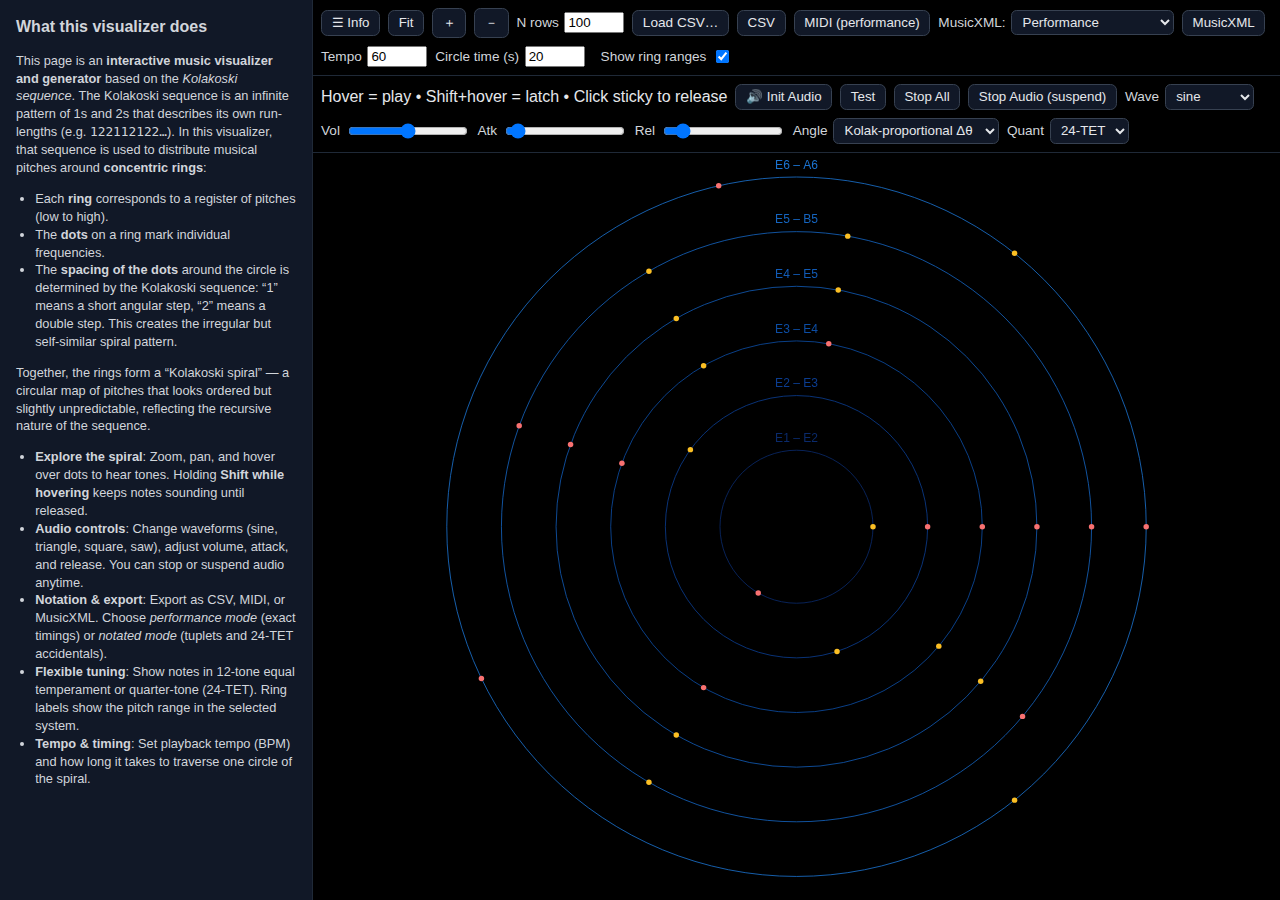
<file: index.html>
<!DOCTYPE html>
<html lang="en">
<head>
<meta charset="utf-8">
<meta name="viewport" content="width=device-width, initial-scale=1">
<title>Kolakoski Spiral — Single‑File (Sidebar + Toggle)</title>
<style>
  :root{
    --bg:#000; --fg:#e5e7eb;
    --panel:#000a; --line:#1f2937;
    --btn:#111827; --btnb:#374151; --btnh:#1f2937;
    --dot1:#fbbf24; --dot2:#f87171; --sticky:#34d399; --temp:#7dd3fc;
    --ring0:#0a2a6b; --ring1:#0b3d91; --ring2:#0c4da4; --ring3:#115bb6;
    --ring4:#1565c0; --ring5:#1b73d0; --ring6:#1e82df; --ring7:#2191ee;
  }
  html, body { height:100%; margin:0; }
  body { background:var(--bg); color:var(--fg); font-family:sans-serif; display:flex; flex-direction:row; min-height:100vh; }

  /* Sidebar for description */
  .sidebar { width:280px; background:#111827; color:#d1d5db; font-size:.8rem; line-height:1.4; padding:1rem; overflow-y:auto; border-right:1px solid #1f2937; }
  .sidebar h2 { font-size:1rem; margin-top:0; }
  .sidebar ul { padding-left:1.2rem; }

  /* Main area holds toolbars + canvas */
  .main { flex:1; display:flex; flex-direction:column; min-width:0; }

  .toolbar { position:sticky; top:0; background:var(--panel); padding:.5rem; display:flex; flex-wrap:wrap; gap:.5rem; align-items:center; border-bottom:1px solid var(--line); z-index:10; }
  .btn { background:var(--btn); border:1px solid var(--btnb); color:var(--fg); padding:.3rem .6rem; border-radius:.4rem; cursor:pointer; }
  .btn:hover { background:var(--btnh); }
  label { font-size:.85rem; color:#d1d5db; display:flex; align-items:center; gap:.35rem; }
  input[type="number"]{ width:7ch; }
  input[type="range"]{ width:120px; }
  select { background:var(--btn); color:var(--fg); border:1px solid var(--btnb); border-radius:.35rem; padding:.2rem .4rem; }
  #stage { flex:1; position:relative; min-height:0; }
  canvas { position:absolute; inset:0; width:100%; height:100%; background:#000; display:block; cursor:default; }
  #tooltip { position:fixed; display:none; pointer-events:none; background:#111827e8; color:#e5e7eb; border:1px solid #374151; padding:.3rem .5rem; border-radius:.35rem; font-size:.8rem; z-index:20; white-space:nowrap; }

  /* Collapsible sidebar */
  body.has-collapsed .sidebar { width:0; padding:0; border:none; }
  body.has-collapsed .sidebar * { display:none; }
</style>
</head>
<body>
  <!-- Sidebar description -->
  <div class="sidebar">
    <h2>What this visualizer does</h2>
    <p>This page is an <strong>interactive music visualizer and generator</strong> based on the <em>Kolakoski sequence</em>. The Kolakoski sequence is an infinite pattern of 1s and 2s that describes its own run-lengths (e.g. <code>122112122…</code>). In this visualizer, that sequence is used to distribute musical pitches around <strong>concentric rings</strong>:</p>
    <ul>
      <li>Each <strong>ring</strong> corresponds to a register of pitches (low to high).</li>
      <li>The <strong>dots</strong> on a ring mark individual frequencies.</li>
      <li>The <strong>spacing of the dots</strong> around the circle is determined by the Kolakoski sequence: “1” means a short angular step, “2” means a double step. This creates the irregular but self-similar spiral pattern.</li>
    </ul>
    <p>Together, the rings form a “Kolakoski spiral” — a circular map of pitches that looks ordered but slightly unpredictable, reflecting the recursive nature of the sequence.</p>
    <ul>
      <li><strong>Explore the spiral</strong>: Zoom, pan, and hover over dots to hear tones. Holding <strong>Shift while hovering</strong> keeps notes sounding until released.</li>
      <li><strong>Audio controls</strong>: Change waveforms (sine, triangle, square, saw), adjust volume, attack, and release. You can stop or suspend audio anytime.</li>
      <li><strong>Notation & export</strong>: Export as CSV, MIDI, or MusicXML. Choose <em>performance mode</em> (exact timings) or <em>notated mode</em> (tuplets and 24‑TET accidentals).</li>
      <li><strong>Flexible tuning</strong>: Show notes in 12‑tone equal temperament or quarter‑tone (24‑TET). Ring labels show the pitch range in the selected system.</li>
      <li><strong>Tempo & timing</strong>: Set playback tempo (BPM) and how long it takes to traverse one circle of the spiral.</li>
    </ul>
  </div>

  <!-- Main app area -->
  <div class="main">
    <div class="toolbar">
      <button class="btn" id="toggleSidebar" aria-pressed="false" aria-label="Toggle info panel">☰ Info</button>
      <button class="btn" id="fit">Fit</button>
      <button class="btn" id="zoomIn">＋</button>
      <button class="btn" id="zoomOut">－</button>
      <label>N rows <input id="nRows" type="number" value="100" min="10" max="600" step="10"></label>
      <label for="fileInput" class="btn">Load CSV…</label>
      <input id="fileInput" type="file" accept=".csv,text/csv" style="display:none">
      <button class="btn" id="downloadCsv">CSV</button>
      <button class="btn" id="downloadMidi">MIDI (performance)</button>
      <label>MusicXML:
        <select id="xmlMode">
          <option value="perf" selected>Performance</option>
          <option value="notated">Notated 32nd+tuplets</option>
        </select>
      </label>
      <button class="btn" id="downloadMusicXML">MusicXML</button>
      <label>Tempo <input id="bpm" type="number" value="60" min="10" max="300"></label>
      <label>Circle time (s) <input id="circleTime" type="number" value="20" min="1" step="0.1"></label>
      <label style="margin-left:.5rem">Show ring ranges <input id="showRanges" type="checkbox" checked></label>
    </div>

    <div class="toolbar">
      <span>Hover = play • Shift+hover = latch • Click sticky to release</span>
      <button class="btn" id="audioInit">🔊 Init Audio</button>
      <button class="btn" id="testBeep">Test</button>
      <button class="btn" id="stopAll">Stop All</button>
      <button class="btn" id="stopAudio">Stop Audio (suspend)</button>
      <label>Wave<select id="wave"><option value="sine">sine</option><option value="triangle">triangle</option><option value="square">square</option><option value="sawtooth">sawtooth</option></select></label>
      <label>Vol<input id="gain" type="range" min="0" max="1" step="0.01" value="0.5"></label>
      <label>Atk<input id="attack" type="range" min="0" max="0.2" step="0.005" value="0.01"></label>
      <label>Rel<input id="release" type="range" min="0.02" max="2" step="0.01" value="0.25"></label>
      <label>Angle<select id="angleMode">
        <option value="even">Even (per ring)</option>
        <option value="kolakEven">Kolak‑order (even Δθ)</option>
        <option value="kolak" selected>Kolak‑proportional Δθ</option>
      </select></label>
      <label>Quant<select id="quantMode">
        <option value="12">12‑TET</option>
        <option value="24" selected>24‑TET</option>
      </select></label>
    </div>

    <div id="stage"><canvas id="c"></canvas></div>
  </div>
  <div id="tooltip"></div>

<script>
// Collapsible sidebar toggle
(function(){
  var btn = document.getElementById('toggleSidebar');
  if(btn){
    btn.addEventListener('click', function(){
      var on = document.body.classList.toggle('has-collapsed');
      btn.setAttribute('aria-pressed', on ? 'true' : 'false');
    });
  }
})();

/* ===== Utils & labels ===== */
function log2(x){ return Math.log(x)/Math.log(2); }
function clamp(v,a,b){ return Math.min(b, Math.max(a, v)); }
var PC12 = ["C","C#","D","D#","E","F","F#","G","G#","A","A#","B"];
function midiFromFreq(f){ return 69 + 12*log2(f/440); }
function label12_full(f){ var m=Math.round(midiFromFreq(f)); var pc=PC12[((m%12)+12)%12]; var oct=Math.floor(m/12)-1; return pc+oct; }
function label12_pc(f){ var m=Math.round(midiFromFreq(f)); return PC12[((m%12)+12)%12]; }
function quantize24Pitch(f){
  var qIdx = Math.round(24*log2(f/440)) + 69*2;
  var pc24 = ((qIdx % 24) + 24) % 24;
  var basePC = Math.floor(pc24/2);
  var half = pc24%2;
  var stepName = PC12[basePC];
  var alter = (stepName.indexOf("#")>=0?1:0) + (half?0.5:0);
  stepName = stepName.replace("#","");
  var midiApprox = Math.round(69 + 12*log2(f/440));
  var octave = Math.floor(midiApprox/12)-1;
  return { step: stepName, alter: alter, octave: octave };
}
function label24_pc_oct(f){
  var q = quantize24Pitch(f);
  var acc = "";
  if (q.alter===0.5) acc="(¼#)";
  else if (q.alter===-0.5) acc="(¼b)";
  else if (q.alter===1.5) acc="(¾#)";
  else if (q.alter===-1.5) acc="(¾b)";
  else if (q.alter===1) acc="#";
  else if (q.alter===-1) acc="b";
  return q.step + acc + q.octave;
}

/* ===== Canvas/view ===== */
var canvas=document.getElementById("c"),ctx=canvas.getContext("2d");
var dpr=1,tx=0,ty=0,scale=1,baseR=140,gap=100;
function initCanvas(){ var r=canvas.getBoundingClientRect(); if(!r.width||!r.height) r={width:window.innerWidth||900,height:(window.innerHeight||650)-160};
  dpr=window.devicePixelRatio||1; canvas.width=r.width*dpr; canvas.height=r.height*dpr; ctx.setTransform(1,0,0,1,0,0); ctx.scale(dpr,dpr); }
function fit(){ var outer=baseR+5*gap, rect=canvas.getBoundingClientRect(); var maxR=Math.min(rect.width,rect.height)/2-24; scale=Math.max(0.15, maxR/outer); tx=rect.width/2; ty=rect.height/2; }
window.addEventListener("resize",function(){ initCanvas(); fit(); draw(); });
document.getElementById("fit").addEventListener("click",function(){ initCanvas(); fit(); draw(); });
document.getElementById("zoomIn").addEventListener("click",function(){ scale=Math.min(20,scale*1.18); draw(); });
document.getElementById("zoomOut").addEventListener("click",function(){ scale=Math.max(0.2,scale/1.18); draw(); });

/* ===== Data/build ===== */
var allRows=[],nodes=[],hoverDots=[];
var BANDS=[ [41.2,82.41],[82.41,164.81],[164.81,329.63],[329.63,659.26],[659.26,1318.51],[1318.51,1760] ];
function demoRows(){ var arr=[]; var fundamentals=[41.20,82.41,164.81,329.63,659.26,880.00,1318.51];
  for(var i=0;i<fundamentals.length;i++){ var f=fundamentals[i]; for(var p=1;p<=6;p++){ var fr=f*p; if(fr>=41.2 && fr<=1760) arr.push({freq_hz:fr}); } } return arr.slice(0,100); }
function parseCSVSmart(text){
  var lines=text.split(/\r?\n/); if(!lines.length) return [];
  var first=lines.find(function(l){return l.trim().length>0;})||"";
  var delim=','; var counts={',':(first.match(/,/g)||[]).length,'\t':(first.match(/\t/g)||[]).length,';':(first.match(/;/g)||[]).length};
  if(counts['\t']>counts[',']&&counts['\t']>=counts[';'])delim='\t'; else if(counts[';']>counts[',']&&counts[';']>counts['\t'])delim=';';
  function split(line){var out=[],cur="",q=false;for(var i=0;i<line.length;i++){var ch=line[i];if(ch==='"'){if(q&&line[i+1]==='"'){cur+='"';i++;}else q=!q;}else if(ch===delim&&!q){out.push(cur);cur="";}else{cur+=ch;}}out.push(cur);return out;}
  var header=split(lines[0]).map(function(h){return h.trim().toLowerCase();}); var rows=[];
  for(var r=1;r<lines.length;r++){ if(!lines[r].trim()) continue; var cells=split(lines[r]); var obj={}; for(var j=0;j<header.length;j++){ obj[header[j]]=(cells[j]!==undefined?cells[j]:"").trim(); } rows.push(obj); }
  return rows;
}
document.getElementById("fileInput").addEventListener("change", function(e){
  var f=e.target.files[0]; if(!f) return;
  var r=new FileReader();
  r.onload = function(ev){ allRows = parseCSVSmart(ev.target.result); buildNodes(); draw(); };
  r.readAsText(f);
});
document.getElementById("nRows").addEventListener("change", function(){ buildNodes(); draw(); });
document.getElementById("angleMode").addEventListener("change", function(){ buildNodes(); draw(); });
document.getElementById("quantMode").addEventListener("change", function(){ draw(); });

function kolakoski(N){
  var seq=[1,2,2], i=2, val=1;
  while(seq.length<N){
    for(var k=0;k<seq[i] && seq.length<N;k++) seq.push(val);
    val=3-val; i++;
  }
  return seq.slice(0,N);
}
function buildNodes(){
  nodes=[]; hoverDots=[];
  var source = (allRows && allRows.length) ? allRows : demoRows();
  var rows = source.slice(0, +document.getElementById("nRows").value || 100);
  // partition by band
  var perBand = Array(BANDS.length); for(var i=0;i<perBand.length;i++) perBand[i]=[];
  for (var r=0;r<rows.length;r++){
    var f = parseFloat(rows[r].freq_hz); if(!isFinite(f) || f<41.2 || f>1760) continue;
    var bi=0; for(var b=0;b<BANDS.length;b++){ var lo=BANDS[b][0], hi=BANDS[b][1]; var ok=(b<BANDS.length-1)?(f>=lo && f<hi):(f>=lo && f<=hi); if(ok){ bi=b; break; } }
    perBand[bi].push(f);
  }
  var angleMode = document.getElementById("angleMode").value || "kolak";
  for(var b=0;b<perBand.length;b++){
    var list = perBand[b]; var R = baseR + b*gap;
    if(!list.length) continue;
    var N = list.length;
    if (angleMode === "even"){
      var dth = 2*Math.PI/N;
      for (var j=0;j<N;j++){ var a=j*dth; nodes.push({freq:list[j], band:b, a:a, arc:dth, R:R, x:R*Math.cos(a), y:R*Math.sin(a)}); }
    } else if (angleMode === "kolakEven"){
      var dth2 = 2*Math.PI/N;
      var order = kolakoski(N).map(function(_,i){return i;});
      for (var j2=0;j2<N;j2++){ var a2=j2*dth2; nodes.push({freq:list[order[j2]], band:b, a:a2, arc:dth2, R:R, x:R*Math.cos(a2), y:R*Math.sin(a2)}); }
    } else {
      var seq = kolakoski(N);
      var totalUnits = 0; for (var s=0;s<seq.length;s++) totalUnits += (seq[s]===1?1:2);
      var unit = 2*Math.PI / totalUnits;
      var a=0;
      for (var j3=0;j3<N;j3++){
        var step = (seq[j3]===1?1:2)*unit;
        nodes.push({freq:list[j3], band:b, a:(a%(2*Math.PI)), arc:step, R:R, x:R*Math.cos(a), y:R*Math.sin(a)});
        a += step;
      }
    }
  }
}

/* ===== Draw ===== */
function draw(){
  ctx.setTransform(1,0,0,1,0,0); ctx.scale(dpr,dpr); ctx.clearRect(0,0,canvas.width/dpr,canvas.height/dpr);
  ctx.translate(tx,ty); ctx.scale(scale,scale);
  var showRanges = document.getElementById("showRanges").checked;
  var use24 = (document.getElementById("quantMode").value==="24");
  // colored rings & labels
  var cols=["#0a2a6b","#0b3d91","#0c4da4","#115bb6","#1565c0","#1b73d0","#1e82df"];
  for(var i=0;i<6;i++){
    var R = baseR+i*gap;
    ctx.strokeStyle=cols[i%cols.length]; ctx.lineWidth=1.5/Math.max(1,scale);
    ctx.beginPath(); ctx.arc(0,0,R,0,2*Math.PI); ctx.stroke();
    if (showRanges){
      var inBand = []; for(var n=0;n<nodes.length;n++){ if(nodes[n].band===i) inBand.push(nodes[n].freq); }
      if(inBand.length){
        var lo = Math.min.apply(null, inBand), hi = Math.max.apply(null, inBand);
        var label = (use24? label24_pc_oct(lo) : label12_full(lo)) + " – " + (use24? label24_pc_oct(hi) : label12_full(hi));
        ctx.save();
        ctx.fillStyle = cols[i%cols.length];
        ctx.textAlign="center"; ctx.textBaseline="bottom";
        ctx.font = (22/Math.max(1,scale)).toFixed(2) + "px sans-serif";
        ctx.fillText(label, 0, -R - 10/Math.max(1,scale));
        ctx.restore();
      }
    }
  }
  // dots
  hoverDots=[];
  var seq = kolakoski(nodes.length);
  for(var i2=0;i2<nodes.length;i2++){
    var nd = nodes[i2];
    var col = (seq[i2]===1 ? "#fbbf24" : "#f87171");
    if (voices[i2]) col = voices[i2].sticky? "#34d399" : "#7dd3fc";
    ctx.fillStyle = col;
    ctx.beginPath(); ctx.arc(nd.x, nd.y, 5/Math.max(1,scale), 0, 2*Math.PI); ctx.fill();
    hoverDots.push({i:i2, x:nd.x, y:nd.y});
  }
}

/* ===== Hit test & tooltip ===== */
function screenToWorld(mx,my){ var r=canvas.getBoundingClientRect(); var lx=mx-r.left, ly=my-r.top; return {x:(lx-tx)/scale, y:(ly-ty)/scale}; }
function hitDot(mx,my){ var p=screenToWorld(mx,my); var best=-1, bd=1e9;
  for(var d=0; d<hoverDots.length; d++){ var hd=hoverDots[d]; var dx=p.x-hd.x, dy=p.y-hd.y; var dd=dx*dx+dy*dy; if(dd<bd){ bd=dd; best=hd.i; } }
  if(best>=0 && bd < (49/(scale*scale))) return best; return -1;
}
var tooltip=document.getElementById("tooltip");
function labelForTooltip(f){ return (document.getElementById("quantMode").value==="24")? label24_pc_oct(f) : label12_pc(f); }
canvas.addEventListener("mousemove", function(e){
  ensureAudio();
  var idx = hitDot(e.clientX, e.clientY);
  if(idx>=0){
    var f = nodes[idx].freq;
    tooltip.textContent = labelForTooltip(f) + " — " + f.toFixed(2) + " Hz";
    tooltip.style.left = (e.clientX+12)+"px"; tooltip.style.top = (e.clientY+12)+"px"; tooltip.style.display="block";
    if(!voices[idx]){
      if(!e.shiftKey){ for(var k in voices){ if(!voices[k].sticky) stopVoice(parseInt(k,10), true); } }
      startVoice(idx, !!e.shiftKey); draw();
    }
    canvas.style.cursor="pointer";
  } else {
    tooltip.style.display="none"; canvas.style.cursor="default";
  }
});
canvas.addEventListener("click", function(e){
  var idx = hitDot(e.clientX, e.clientY);
  if(idx>=0 && voices[idx]){ stopVoice(idx, true); draw(); }
});

/* ===== WebAudio ===== */
var voices={}, _ac=null, _master=null;
function ensureAudio(){
  if(!_ac){
    try{
      _ac = new (window.AudioContext||window.webkitAudioContext)();
      _master = _ac.createGain();
      _master.gain.value = parseFloat(document.getElementById("gain").value);
      _master.connect(_ac.destination);
    }catch(e){}
  } else if (_ac.state==="suspended"){ _ac.resume(); }
}
document.getElementById("audioInit").addEventListener("click", function(){ ensureAudio(); });
document.getElementById("gain").addEventListener("input", function(){ if(_master) _master.gain.value=parseFloat(document.getElementById("gain").value); });
document.getElementById("testBeep").addEventListener("click", function(){
  ensureAudio(); if(!_ac) return;
  var now=_ac.currentTime, osc=_ac.createOscillator(), g=_ac.createGain();
  osc.type=document.getElementById("wave").value; osc.frequency.value=440; g.gain.value=0.0001;
  osc.connect(g).connect(_master); osc.start(now);
  g.gain.setValueAtTime(0.0001, now); g.gain.linearRampToValueAtTime(1.0, now+0.01);
  g.gain.exponentialRampToValueAtTime(0.0001, now+0.35); osc.stop(now+0.4);
});
function startVoice(i, sticky){
  ensureAudio(); if(!_ac) return;
  if(voices[i]){ if(sticky) voices[i].sticky=true; return; }
  var nd=nodes[i]; if(!nd) return;
  var osc=_ac.createOscillator(), g=_ac.createGain();
  osc.type=document.getElementById("wave").value; osc.frequency.value=nd.freq; g.gain.value=0.0001;
  osc.connect(g).connect(_master); var now=_ac.currentTime, a=parseFloat(document.getElementById("attack").value)||0.01;
  g.gain.setValueAtTime(0.0001, now); g.gain.linearRampToValueAtTime(1.0, now+a);
  osc.start(now);
  voices[i]={osc:osc,g:g,sticky:!!sticky};
}
function stopVoice(i, immediate){
  var v=voices[i]; if(!v) return; var now=_ac.currentTime;
  if(immediate){ try{ v.osc.stop(now); }catch(_){ } }
  else { v.gain.gain.setTargetAtTime(0.0001, now, 0.08); try{ v.osc.stop(now+0.25); }catch(_){ } }
  delete voices[i];
}
document.getElementById("stopAll").addEventListener("click", function(){ for(var k in voices) stopVoice(parseInt(k,10), true); draw(); });
document.getElementById("stopAudio").addEventListener("click", function(){
  for(var k in voices) stopVoice(parseInt(k,10), true);
  if(_ac && _ac.state==="running"){ _ac.suspend(); }
});

/* ===== Exports ===== */
function vlq(n){ var b=[]; do{ b.unshift(n&0x7F); n>>=7; } while(n>0); for(var i=0;i<b.length-1;i++) b[i]|=0x80; return b; }
function freqToMidi(f){ return clamp(Math.round(69 + 12*log2(f/440)),0,127); }
document.getElementById("downloadMidi").addEventListener("click", function(){
  if(!nodes.length) return;
  var circleTime = +document.getElementById("circleTime").value;
  var bpm = +document.getElementById("bpm").value || 60;
  var usPerQuarter = Math.round(60000000 / bpm);
  var TPQ = 480;
  var bytes=[]; function push(){ for(var i=0;i<arguments.length;i++) bytes.push(arguments[i]); }
  push(0x00, 0xFF, 0x51, 0x03, (usPerQuarter>>16)&255, (usPerQuarter>>8)&255, usPerQuarter&255);
  push(0x00, 0xC0, 0x00);
  for (var i=0;i<nodes.length;i++){
    var nd = nodes[i];
    var m=freqToMidi(nd.freq);
    var durSec = (nd.arc? (nd.arc/(2*Math.PI))*circleTime : (1/nodes.length)*circleTime);
    var durTicks = Math.max(1, Math.round(durSec * TPQ * bpm / 60));
    bytes.push.apply(bytes, vlq(0)); push(0x90, m, 96);
    bytes.push.apply(bytes, vlq(durTicks)); push(0x80, m, 0);
  }
  push(0x00, 0xFF, 0x2F, 0x00);
  var header = new Uint8Array([0x4D,0x54,0x68,0x64, 0x00,0x00,0x00,0x06, 0x00,0x00, 0x00,0x01, (TPQ>>8)&255, TPQ&255]);
  var len = bytes.length;
  var lenBytes = new Uint8Array([ (len>>>24)&255, (len>>>16)&255, (len>>>8)&255, len&255 ]);
  var mtrkHead = new Uint8Array([0x4D,0x54,0x72,0x6B]);
  var blob = new Blob([header, mtrkHead, lenBytes, new Uint8Array(bytes)], {type:"audio/midi"});
  var a = document.createElement("a"); a.href=URL.createObjectURL(blob); a.download="kolakoski_angular.mid"; a.click();
});

document.getElementById("downloadCsv").addEventListener("click", function(){
  if(!nodes.length) return;
  var circleTime = +document.getElementById("circleTime").value;
  var out = "index,band,freq_hz,angle_rad,arc_rad,duration_sec\n";
  for (var i=0;i<nodes.length;i++){
    var nd = nodes[i];
    var dur = (nd.arc? (nd.arc/(2*Math.PI))*circleTime : (1/nodes.length)*circleTime);
    out += (i+1)+","+(nd.band)+","+nd.freq+","+( (nd.a||0) )+","+(nd.arc||0)+","+dur+"\n";
  }
  var blob = new Blob([out], {type:"text/csv"});
  var a = document.createElement("a"); a.href = URL.createObjectURL(blob); a.download = "mapping_with_durations.csv"; a.click();
});

function pitchXML_24TET(f){
  var q = quantize24Pitch(f);
  var step=q.step, alter=q.alter||0, octave=q.octave;
  var accidental = null;
  if (alter===0.5) accidental="quarter-sharp";
  else if (alter===-0.5) accidental="quarter-flat";
  else if (alter===1.5) accidental="three-quarters-sharp";
  else if (alter===-1.5) accidental="three-quarters-flat";
  else if (alter===1) accidental="sharp";
  else if (alter===-1) accidental="flat";
  var p = '<pitch><step>'+step+'</step>'+ (alter?('<alter>'+alter+'</alter>'):'') +'<octave>'+octave+'</octave></pitch>';
  if (accidental) p += '<accidental>'+accidental+'</accidental>';
  return p;
}
function buildDurationsQuarters(){
  var circleTime = +document.getElementById("circleTime").value;
  var bpm = +document.getElementById("bpm").value || 60;
  var out=[];
  for (var i=0;i<nodes.length;i++){
    var nd = nodes[i];
    var durSec = (nd.arc? (nd.arc/(2*Math.PI))*circleTime : (1/nodes.length)*circleTime);
    var q = durSec * bpm / 60.0;
    out.push(q);
  }
  return out;
}
function quantizeNotated(dursQ){
  var allowed = [];
  for (var k=1;k<=32;k++) allowed.push(k/32);
  [3,5,6,7].forEach(function(n){ for (var m=1;m<=8;m++) allowed.push(m/n); });
  allowed = Array.from(new Set(allowed)).filter(function(x){return x>0;}).sort(function(a,b){return a-b;});
  return dursQ.map(function(q){
    var best=allowed[0], bd=Math.abs(q-best);
    for (var i=1;i<allowed.length;i++){ var d=Math.abs(q-allowed[i]); if (d<bd){ bd=d; best=allowed[i]; } }
    return best;
  });
}
function chooseTypeFromQuarter(q){
  if (q>=1.5) return "half";
  if (q>=0.75) return "quarter";
  if (q>=0.375) return "eighth";
  if (q>=0.1875) return "16th";
  return "32nd";
}
document.getElementById("downloadMusicXML").addEventListener("click", function(){
  if(!nodes.length) return;
  var mode = (document.getElementById("xmlMode").value || "perf");
  var dursQ = buildDurationsQuarters();
  var divisions = 960;
  var bpm = +document.getElementById("bpm").value || 60;
  if (mode === "notated") dursQ = quantizeNotated(dursQ);
  var xml = '<?xml version="1.0" encoding="UTF-8" standalone="no"?>\n'
  + '<!DOCTYPE score-partwise PUBLIC "-//Recordare//DTD MusicXML 3.1 Partwise//EN" "http://www.musicxml.org/dtds/partwise.dtd">\n'
  + '<score-partwise version="3.1">\n'
  + '  <part-list><score-part id="P1"><part-name>Kolakoski</part-name></score-part></part-list>\n'
  + '  <part id="P1">\n'
  + '    <measure number="1">\n'
  + '      <attributes>\n'
  + '        <divisions>'+divisions+'</divisions>\n'
  + '        <time><beats>4</beats><beat-type>4</beat-type></time>\n'
  + '        <clef><sign>G</sign><line>2</line></clef>\n'
  + '      </attributes>\n'
  + '      <sound tempo="'+bpm+'"/>\n';
  var curBeatsQ = 0;
  for (var i=0;i<nodes.length;i++){
    var f = nodes[i].freq;
    var q = dursQ[i];
    var dur = Math.max(1, Math.round(q*divisions));
    var type = chooseTypeFromQuarter(q);
    if (curBeatsQ + q > 4){
      xml += '      <barline location="right"><bar-style>light-heavy</bar-style></barline>\n    </measure>\n    <measure number="'+(i+1)+'">\n';
      curBeatsQ = 0;
    }
    xml += '      <note>\n        ' + pitchXML_24TET(f) + '\n        <duration>'+dur+'</duration>\n        <type>'+type+'</type>\n      </note>\n';
    curBeatsQ += q;
  }
  xml += '      <barline location="right"><bar-style>light-heavy</bar-style></barline>\n    </measure>\n  </part>\n</score-partwise>';
  var blob = new Blob([xml], {type:"application/vnd.recordare.musicxml+xml"});
  var a = document.createElement("a"); a.href=URL.createObjectURL(blob); a.download = (mode==="notated"?"kolakoski_notated.xml":"kolakoski_performance.xml"); a.click();
});

/* ===== Boot (robust) ===== */
function bootOnce(){
  initCanvas(); fit(); buildNodes(); draw();
  if (!nodes.length){
    setTimeout(function(){ initCanvas(); fit(); buildNodes(); draw(); }, 50);
  }
}
if (document.readyState === "complete" || document.readyState === "interactive"){
  requestAnimationFrame(function(){ requestAnimationFrame(bootOnce); });
} else {
  document.addEventListener("DOMContentLoaded", function(){ requestAnimationFrame(function(){ requestAnimationFrame(bootOnce); }); });
}
try{
  var ro = new ResizeObserver(function(entries){
    for (var i=0;i<entries.length;i++){
      var e = entries[i];
      if (e.target === canvas){
        initCanvas(); fit(); draw();
      }
    }
  });
  ro.observe(canvas);
}catch(_){}
</script>
</body>
</html>
</file>
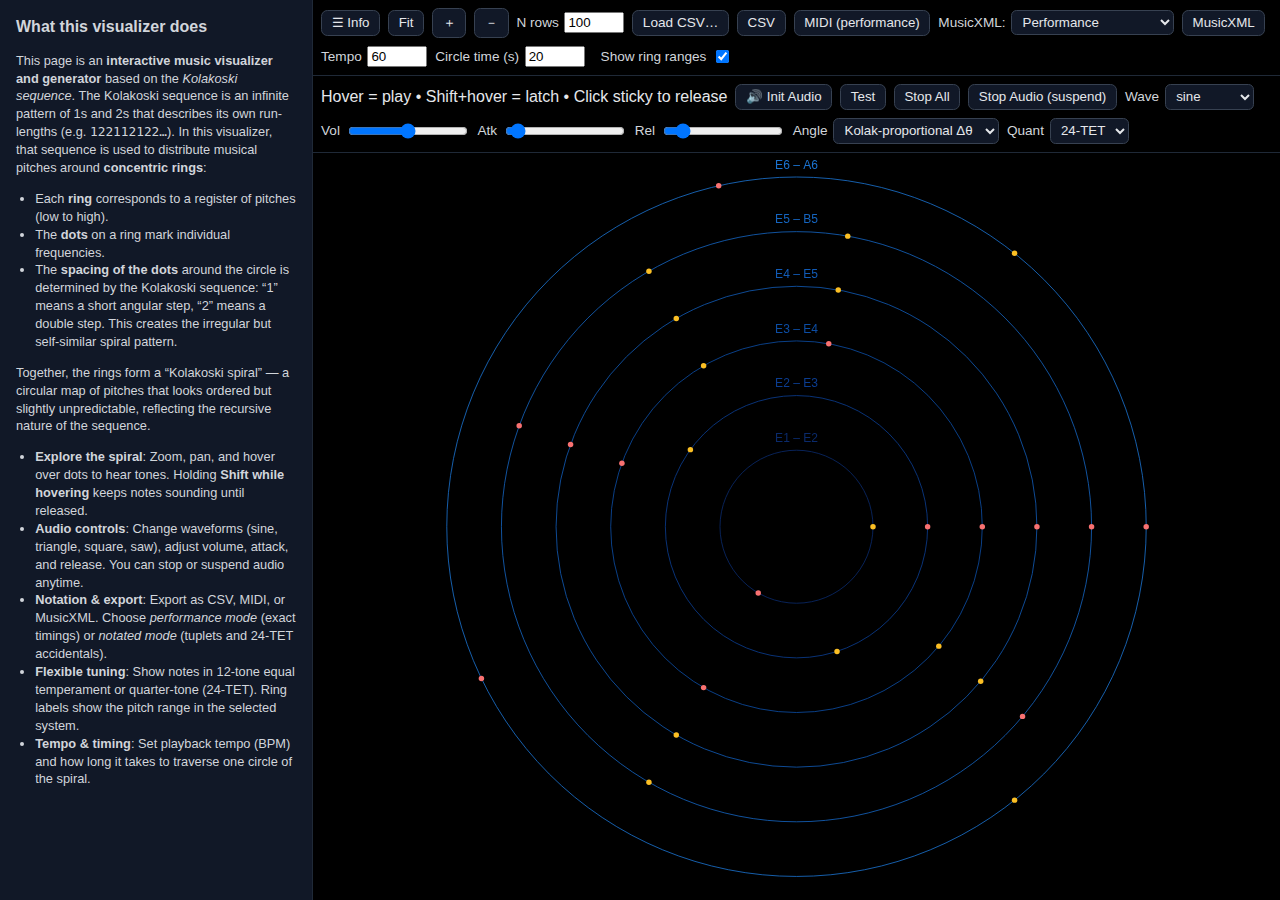
<file: kolakoski_visualizer_external.html>
<!DOCTYPE html>
<html lang="en">
<head>
  <meta charset="utf-8">
  <meta name="viewport" content="width=device-width, initial-scale=1">
  <title>Kolakoski Spiral — v5 STABLE (Externalized)</title>
  <link rel="stylesheet" href="kolakoski_visualizer.css">
</head>
<body>
  <!-- Sidebar description -->
  <div class="sidebar">
    <h2>What this visualizer does</h2>
    <p>This page is an <strong>interactive music visualizer and generator</strong> based on the <em>Kolakoski sequence</em>. The Kolakoski sequence is an infinite pattern of 1s and 2s that describes its own run-lengths (e.g. <code>122112122…</code>). In this visualizer, that sequence is used to distribute musical pitches around <strong>concentric rings</strong>:</p>
    <ul>
      <li>Each <strong>ring</strong> corresponds to a register of pitches (low to high).</li>
      <li>The <strong>dots</strong> on a ring mark individual frequencies.</li>
      <li>The <strong>spacing of the dots</strong> around the circle is determined by the Kolakoski sequence: “1” means a short angular step, “2” means a double step. This creates the irregular but self-similar spiral pattern.</li>
    </ul>
    <p>Together, the rings form a “Kolakoski spiral” — a circular map of pitches that looks ordered but slightly unpredictable, reflecting the recursive nature of the sequence.</p>
    <ul>
      <li><strong>Explore the spiral</strong>: Zoom, pan, and hover over dots to hear tones. Holding <strong>Shift while hovering</strong> keeps notes sounding until released.</li>
      <li><strong>Audio controls</strong>: Change waveforms (sine, triangle, square, saw), adjust volume, attack, and release. You can stop or suspend audio anytime.</li>
      <li><strong>Notation & export</strong>: Export as CSV, MIDI, or MusicXML. Choose <em>performance mode</em> (exact timings) or <em>notated mode</em> (tuplets and 24-TET accidentals).</li>
      <li><strong>Flexible tuning</strong>: Show notes in 12-tone equal temperament or quarter-tone (24-TET). Ring labels show the pitch range in the selected system.</li>
      <li><strong>Tempo & timing</strong>: Set playback tempo (BPM) and how long it takes to traverse one circle of the spiral.</li>
    </ul>
  </div>

  <!-- Main app area -->
  <div class="main">
    <div class="toolbar">
      <button class="btn" id="toggleSidebar" aria-pressed="false" aria-label="Toggle info panel">☰ Info</button>
      <button class="btn" id="fit">Fit</button>
      <button class="btn" id="zoomIn">＋</button>
      <button class="btn" id="zoomOut">－</button>
      <label>N rows <input id="nRows" type="number" value="100" min="10" max="600" step="10"></label>
      <label for="fileInput" class="btn">Load CSV…</label>
      <input id="fileInput" type="file" accept=".csv,text/csv" style="display:none;">
      <button class="btn" id="downloadCsv">CSV</button>
      <button class="btn" id="downloadMidi">MIDI (performance)</button>
      <label>MusicXML:
        <select id="xmlMode">
          <option value="perf" selected>Performance</option>
          <option value="notated">Notated 32nd+tuplets</option>
        </select>
      </label>
      <button class="btn" id="downloadMusicXML">MusicXML</button>
      <label>Tempo <input id="bpm" type="number" value="60" min="10" max="300"></label>
      <label>Circle time (s) <input id="circleTime" type="number" value="20" min="1" step="0.1"></label>
      <label style="margin-left:.5rem;">Show ring ranges <input id="showRanges" type="checkbox" checked></label>
    </div>

    <div class="toolbar">
      <span>Hover = play • Shift+hover = latch • Click sticky to release</span>
      <button class="btn" id="audioInit">🔊 Init Audio</button>
      <button class="btn" id="testBeep">Test</button>
      <button class="btn" id="stopAll">Stop All</button>
      <button class="btn" id="stopAudio">Stop Audio (suspend)</button>
      <label>Wave<select id="wave"><option value="sine">sine</option><option value="triangle">triangle</option><option value="square">square</option><option value="sawtooth">sawtooth</option></select></label>
      <label>Vol<input id="gain" type="range" min="0" max="1" step="0.01" value="0.5"></label>
      <label>Atk<input id="attack" type="range" min="0" max="0.2" step="0.005" value="0.01"></label>
      <label>Rel<input id="release" type="range" min="0.02" max="2" step="0.01" value="0.25"></label>
      <label>Angle<select id="angleMode">
        <option value="even">Even (per ring)</option>
        <option value="kolakEven">Kolak-order (even Δθ)</option>
        <option value="kolak" selected>Kolak-proportional Δθ</option>
      </select></label>
      <label>Quant<select id="quantMode">
        <option value="12">12-TET</option>
        <option value="24" selected>24-TET</option>
      </select></label>
    </div>

    <div id="stage"><canvas id="c"></canvas></div>
  </div>
  <div id="tooltip"></div>

  <script src="kolakoski_visualizer.js"></script>
</body>
</html>
</file>
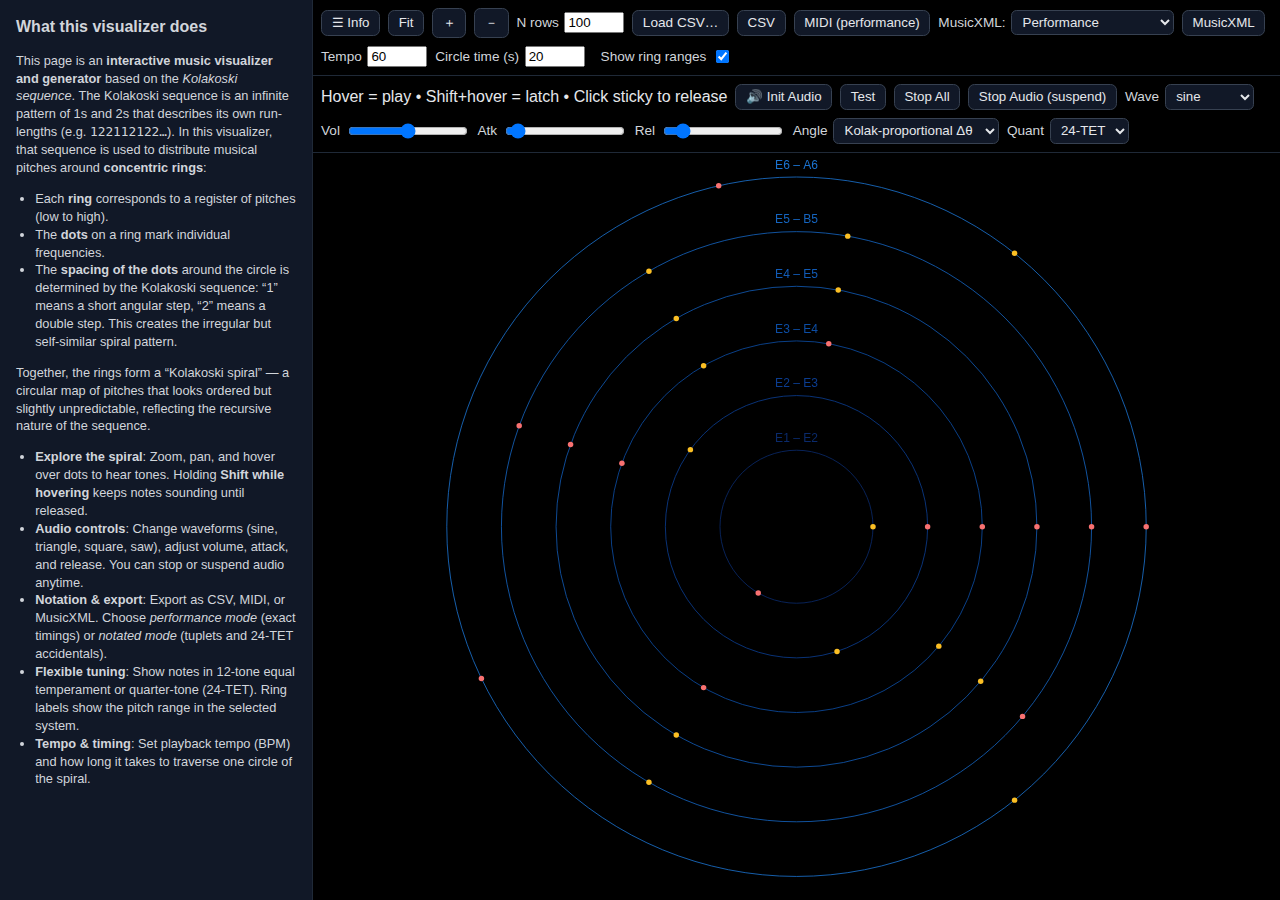
<file: kolakoski_visualizer_sidepanel_collapsible.html>
<!DOCTYPE html>
<html lang="en">
<head>
<meta charset="utf-8">
<meta name="viewport" content="width=device-width, initial-scale=1">
<title>Kolakoski Spiral — v5 STABLE (Full Controls • Larger Range Labels)</title>
<style>
  :root{
    --bg:#000; --fg:#e5e7eb;
    --panel:#000a; --line:#1f2937;
    --btn:#111827; --btnb:#374151; --btnh:#1f2937;
    --dot1:#fbbf24; --dot2:#f87171; --sticky:#34d399; --temp:#7dd3fc;
    --ring0:#0a2a6b; --ring1:#0b3d91; --ring2:#0c4da4; --ring3:#115bb6;
    --ring4:#1565c0; --ring5:#1b73d0; --ring6:#1e82df; --ring7:#2191ee;
  }
  html, body { height:100%; margin:0; }
  body { background:var(--bg); color:var(--fg); font-family:sans-serif; display:flex; flex-direction:row; min-height:100vh; }

  /* Sidebar for description */
  .sidebar { width:280px; background:#111827; color:#d1d5db; font-size:.8rem; line-height:1.4; padding:1rem; overflow-y:auto; border-right:1px solid #1f2937; }
  .sidebar h2 { font-size:1rem; margin-top:0; }
  .sidebar ul { padding-left:1.2rem; }

  /* Main area holds toolbars + canvas */
  .main { flex:1; display:flex; flex-direction:column; min-width:0; }

  .toolbar { position:sticky; top:0; background:var(--panel); padding:.5rem; display:flex; flex-wrap:wrap; gap:.5rem; align-items:center; border-bottom:1px solid var(--line); z-index:10; }
  .btn { background:var(--btn); border:1px solid var(--btnb); color:var(--fg); padding:.3rem .6rem; border-radius:.4rem; cursor:pointer; }
  .btn:hover { background:var(--btnh); }
  label { font-size:.85rem; color:#d1d5db; display:flex; align-items:center; gap:.35rem; }
  input[type="number"]{ width:7ch; }
  input[type="range"]{ width:120px; }
  select { background:var(--btn); color:var(--fg); border:1px solid var(--btnb); border-radius:.35rem; padding:.2rem .4rem; }
  #stage { flex:1; position:relative; min-height:0; }
  canvas { position:absolute; inset:0; width:100%; height:100%; background:#000; display:block; cursor:default; }
  #tooltip { position:fixed; display:none; pointer-events:none; background:#111827e8; color:#e5e7eb; border:1px solid #374151; padding:.3rem .5rem; border-radius:.35rem; font-size:.8rem; z-index:20; white-space:nowrap; }

  /* Collapsible sidebar */
  body.has-collapsed .sidebar { width:0; padding:0; border:none; }
  body.has-collapsed .sidebar * { display:none; }
</style>
</head>
<body>

<!-- Sidebar description -->
<div class="sidebar">
  <h2>What this visualizer does</h2>
  <p>This page is an <strong>interactive music visualizer and generator</strong> based on the <em>Kolakoski sequence</em>. The Kolakoski sequence is an infinite pattern of 1s and 2s that describes its own run-lengths (e.g. <code>122112122…</code>). In this visualizer, that sequence is used to distribute musical pitches around <strong>concentric rings</strong>:</p>
  <ul>
    <li>Each <strong>ring</strong> corresponds to a register of pitches (low to high).</li>
    <li>The <strong>dots</strong> on a ring mark individual frequencies.</li>
    <li>The <strong>spacing of the dots</strong> around the circle is determined by the Kolakoski sequence: “1” means a short angular step, “2” means a double step. This creates the irregular but self-similar spiral pattern.</li>
  </ul>
  <p>Together, the rings form a “Kolakoski spiral” — a circular map of pitches that looks ordered but slightly unpredictable, reflecting the recursive nature of the sequence.</p>
  <ul>
    <li><strong>Explore the spiral</strong>: Zoom, pan, and hover over dots to hear tones. Holding <strong>Shift while hovering</strong> keeps notes sounding until released.</li>
    <li><strong>Audio controls</strong>: Change waveforms (sine, triangle, square, saw), adjust volume, attack, and release. You can stop or suspend audio anytime.</li>
    <li><strong>Notation & export</strong>: Export as CSV, MIDI, or MusicXML. Choose <em>performance mode</em> (exact timings) or <em>notated mode</em> (tuplets and 24-TET accidentals).</li>
    <li><strong>Flexible tuning</strong>: Show notes in 12-tone equal temperament or quarter-tone (24-TET). Ring labels show the pitch range in the selected system.</li>
    <li><strong>Tempo & timing</strong>: Set playback tempo (BPM) and how long it takes to traverse one circle of the spiral.</li>
  </ul>
</div>

<!-- Main app area -->
<div class="main">
  <div class="toolbar">
    <button class="btn" id="toggleSidebar" aria-pressed="false" aria-label="Toggle info panel">☰ Info</button>
    <button class="btn" id="fit">Fit</button>
    <button class="btn" id="zoomIn">＋</button>
    <button class="btn" id="zoomOut">－</button>
    <label>N rows <input id="nRows" type="number" value="100" min="10" max="600" step="10"></label>
    <label for="fileInput" class="btn">Load CSV…</label>
    <input id="fileInput" type="file" accept=".csv,text/csv" style="display:none;">
    <button class="btn" id="downloadCsv">CSV</button>
    <button class="btn" id="downloadMidi">MIDI (performance)</button>
    <label>MusicXML:
      <select id="xmlMode">
        <option value="perf" selected>Performance</option>
        <option value="notated">Notated 32nd+tuplets</option>
      </select>
    </label>
    <button class="btn" id="downloadMusicXML">MusicXML</button>
    <label>Tempo <input id="bpm" type="number" value="60" min="10" max="300"></label>
    <label>Circle time (s) <input id="circleTime" type="number" value="20" min="1" step="0.1"></label>
    <label style="margin-left:.5rem;">Show ring ranges <input id="showRanges" type="checkbox" checked></label>
  </div>

  <div class="toolbar">
    <span>Hover = play • Shift+hover = latch • Click sticky to release</span>
    <button class="btn" id="audioInit">🔊 Init Audio</button>
    <button class="btn" id="testBeep">Test</button>
    <button class="btn" id="stopAll">Stop All</button>
    <button class="btn" id="stopAudio">Stop Audio (suspend)</button>
    <label>Wave<select id="wave"><option value="sine">sine</option><option value="triangle">triangle</option><option value="square">square</option><option value="sawtooth">sawtooth</option></select></label>
    <label>Vol<input id="gain" type="range" min="0" max="1" step="0.01" value="0.5"></label>
    <label>Atk<input id="attack" type="range" min="0" max="0.2" step="0.005" value="0.01"></label>
    <label>Rel<input id="release" type="range" min="0.02" max="2" step="0.01" value="0.25"></label>
    <label>Angle<select id="angleMode">
      <option value="even">Even (per ring)</option>
      <option value="kolakEven">Kolak‑order (even Δθ)</option>
      <option value="kolak" selected>Kolak‑proportional Δθ</option>
    </select></label>
    <label>Quant<select id="quantMode">
      <option value="12">12‑TET</option>
      <option value="24" selected>24‑TET</option>
    </select></label>
  </div>

  <div id="stage"><canvas id="c"></canvas></div>
</div>
<div id="tooltip"></div>

<!-- Simple toggle script for the sidebar -->
<script>
  (function(){
    var btn = document.getElementById('toggleSidebar');
    if(btn){
      btn.addEventListener('click', function(){
        var on = document.body.classList.toggle('has-collapsed');
        btn.setAttribute('aria-pressed', on ? 'true' : 'false');
      });
    }
  })();
</script>

<!-- Original app logic -->
<script>
/* ===== Utils & labels ===== */
function log2(x){ return Math.log(x)/Math.log(2); }
function clamp(v,a,b){ return Math.min(b, Math.max(a, v)); }
const PC12 = ["C","C#","D","D#","E","F","F#","G","G#","A","A#","B"];
function midiFromFreq(f){ return 69 + 12*log2(f/440); }
function label12_full(f){ var m=Math.round(midiFromFreq(f)); var pc=PC12[((m%12)+12)%12]; var oct=Math.floor(m/12)-1; return pc+oct; }
function label12_pc(f){ var m=Math.round(midiFromFreq(f)); return PC12[((m%12)+12)%12]; }
function quantize24Pitch(f){
  var qIdx = Math.round(24*log2(f/440)) + 69*2;
  var pc24 = ((qIdx % 24) + 24) % 24;
  var basePC = Math.floor(pc24/2);
  var half = pc24%2;
  var stepName = PC12[basePC];
  var alter = (stepName.includes("#")?1:0) + (half?0.5:0);
  stepName = stepName.replace("#","");
  var midiApprox = Math.round(69 + 12*log2(f/440));
  var octave = Math.floor(midiApprox/12)-1;
  return { step: stepName, alter: alter, octave: octave };
}
function label24_pc_oct(f){
  var q = quantize24Pitch(f);
  var acc = "";
  if (q.alter===0.5) acc="(¼#)";
  else if (q.alter===-0.5) acc="(¼b)";
  else if (q.alter===1.5) acc="(¾#)";
  else if (q.alter===-1.5) acc="(¾b)";
  else if (q.alter===1) acc="#";
  else if (q.alter===-1) acc="b";
  return q.step + acc + q.octave;
}

/* ===== Canvas/view ===== */
let canvas=document.getElementById("c"),ctx=canvas.getContext("2d");
let dpr=1,tx=0,ty=0,scale=1,baseR=140,gap=100;
function initCanvas(){ let r=canvas.getBoundingClientRect(); if(!r.width||!r.height) r={width:window.innerWidth||900,height:(window.innerHeight||650)-160};
  dpr=window.devicePixelRatio||1; canvas.width=r.width*dpr; canvas.height=r.height*dpr; ctx.setTransform(1,0,0,1,0,0); ctx.scale(dpr,dpr); }
function fit(){ let outer=baseR+5*gap, rect=canvas.getBoundingClientRect(); let maxR=Math.min(rect.width,rect.height)/2-24; scale=Math.max(0.15, maxR/outer); tx=rect.width/2; ty=rect.height/2; }
window.addEventListener("resize",()=>{ initCanvas(); fit(); draw(); });
document.getElementById("fit").addEventListener("click",()=>{ initCanvas(); fit(); draw(); });
document.getElementById("zoomIn").addEventListener("click",()=>{ scale=Math.min(20,scale*1.18); draw(); });
document.getElementById("zoomOut").addEventListener("click",()=>{ scale=Math.max(0.2,scale/1.18); draw(); });

/* ===== Data/build ===== */
let allRows=[],nodes=[],hoverDots=[];
const BANDS=[ [41.2,82.41],[82.41,164.81],[164.81,329.63],[329.63,659.26],[659.26,1318.51],[1318.51,1760] ];
function demoRows(){ let arr=[]; let fundamentals=[41.20,82.41,164.81,329.63,659.26,880.00,1318.51];
  for(let f of fundamentals){ for(let p=1;p<=6;p++){ let fr=f*p; if(fr>=41.2 && fr<=1760) arr.push({freq_hz:fr}); } } return arr.slice(0,100); }
function parseCSVSmart(text){
  let lines=text.split(/\r?\n/); if(!lines.length) return [];
  let first=lines.find(l=>l.trim().length>0)||"";
  let delim=','; let counts={',':(first.match(/,/g)||[]).length,'\t':(first.match(/\t/g)||[]).length,';':(first.match(/;/g)||[]).length};
  if(counts['\t']>counts[',']&&counts['\t']>=counts[';'])delim='\t'; else if(counts[';']>counts[',']&&counts[';']>counts['\t'])delim=';';
  function split(line){var out=[],cur="",q=false;for(var i=0;i<line.length;i++){var ch=line[i];if(ch==='"'){if(q&&line[i+1]==='"'){cur+='"';i++;}else q=!q;}else if(ch===delim&&!q){out.push(cur);cur="";}else{cur+=ch;}}out.push(cur);return out;}
  let header=split(lines[0]).map(h=>h.trim().toLowerCase()); let rows=[];
  for(let r=1;r<lines.length;r++){ if(!lines[r].trim()) continue; let cells=split(lines[r]); let obj={}; for(let j=0;j<header.length;j++){ obj[header[j]]=(cells[j]!==undefined?cells[j]:"").trim(); } rows.push(obj); }
  return rows;
}
document.getElementById("fileInput").addEventListener("change", e=>{
  let f=e.target.files[0]; if(!f) return;
  let r=new FileReader();
  r.onload = ev => { allRows = parseCSVSmart(ev.target.result); buildNodes(); draw(); };
  r.readAsText(f);
});
document.getElementById("nRows").addEventListener("change", ()=>{ buildNodes(); draw(); });
document.getElementById("angleMode").addEventListener("change", ()=>{ buildNodes(); draw(); });
document.getElementById("quantMode").addEventListener("change", ()=>{ draw(); });

function kolakoski(N){
  var seq=[1,2,2], i=2, val=1;
  while(seq.length<N){
    for(var k=0;k<seq[i] && seq.length<N;k++) seq.push(val);
    val=3-val; i++;
  }
  return seq.slice(0,N);
}
function buildNodes(){
  nodes=[]; hoverDots=[];
  let source = (allRows && allRows.length) ? allRows : demoRows();
  let rows = source.slice(0, +document.getElementById("nRows").value || 100);
  // partition by band
  let perBand = Array(BANDS.length).fill(0).map(()=>[]);
  for (let r of rows){
    let f = parseFloat(r.freq_hz); if(!isFinite(f) || f<41.2 || f>1760) continue;
    let bi=0; for(let i=0;i<BANDS.length;i++){ let lo=BANDS[i][0], hi=BANDS[i][1]; let ok=(i<BANDS.length-1)?(f>=lo && f<hi):(f>=lo && f<=hi); if(ok){ bi=i; break; } }
    perBand[bi].push(f);
  }
  let angleMode = document.getElementById("angleMode").value || "kolak";
  for(let b=0;b<perBand.length;b++){
    let list = perBand[b]; let R = baseR + b*gap;
    if(!list.length) continue;
    let N = list.length;
    if (angleMode === "even"){
      let dth = 2*Math.PI/N;
      for (let j=0;j<N;j++){ let a=j*dth; nodes.push({freq:list[j], band:b, a, arc:dth, R, x:R*Math.cos(a), y:R*Math.sin(a)}); }
    } else if (angleMode === "kolakEven"){
      let dth = 2*Math.PI/N;
      let order = kolakoski(N).map((_,i)=>i);
      for (let j=0;j<N;j++){ let a=j*dth; nodes.push({freq:list[order[j]], band:b, a, arc:dth, R, x:R*Math.cos(a), y:R*Math.sin(a)}); }
    } else {
      let seq = kolakoski(N);
      let totalUnits = 0; for (let s of seq) totalUnits += (s===1?1:2);
      let unit = 2*Math.PI / totalUnits;
      let a=0;
      for (let j=0;j<N;j++){
        let step = (seq[j]===1?1:2)*unit;
        nodes.push({freq:list[j], band:b, a:a%(2*Math.PI), arc:step, R, x:R*Math.cos(a), y:R*Math.sin(a)});
        a += step;
      }
    }
  }
}

/* ===== Draw ===== */
function draw(){
  ctx.setTransform(1,0,0,1,0,0); ctx.scale(dpr,dpr); ctx.clearRect(0,0,canvas.width/dpr,canvas.height/dpr);
  ctx.translate(tx,ty); ctx.scale(scale,scale);
  const showRanges = document.getElementById("showRanges").checked;
  const use24 = (document.getElementById("quantMode").value==="24");
  // colored rings & labels
  let cols=["#0a2a6b","#0b3d91","#0c4da4","#115bb6","#1565c0","#1b73d0","#1e82df"];
  for(let i=0;i<6;i++){
    let R = baseR+i*gap;
    ctx.strokeStyle=cols[i%cols.length]; ctx.lineWidth=1.5/Math.max(1,scale);
    ctx.beginPath(); ctx.arc(0,0,R,0,2*Math.PI); ctx.stroke();
    if (showRanges){
      let inBand = nodes.filter(n=>n.band===i).map(n=>n.freq);
      if(inBand.length){
        let lo = Math.min.apply(null, inBand), hi = Math.max.apply(null, inBand);
        let label = (use24? label24_pc_oct(lo) : label12_full(lo)) + " – " + (use24? label24_pc_oct(hi) : label12_full(hi));
        ctx.save();
        ctx.fillStyle = cols[i%cols.length];
        ctx.textAlign="center"; ctx.textBaseline="bottom";
        ctx.font = (22/Math.max(1,scale)).toFixed(2) + "px sans-serif"; // larger label font
        ctx.fillText(label, 0, -R - 10/Math.max(1,scale));
        ctx.restore();
      }
    }
  }
  // dots
  hoverDots=[];
  let seq = kolakoski(nodes.length);
  for(let i=0;i<nodes.length;i++){
    let nd = nodes[i];
    let col = (seq[i]===1 ? "#fbbf24" : "#f87171");
    if (voices[i]) col = voices[i].sticky? "#34d399" : "#7dd3fc";
    ctx.fillStyle = col;
    ctx.beginPath(); ctx.arc(nd.x, nd.y, 5/Math.max(1,scale), 0, 2*Math.PI); ctx.fill();
    hoverDots.push({i, x:nd.x, y:nd.y});
  }
}

/* ===== Hit test & tooltip ===== */
function screenToWorld(mx,my){ let r=canvas.getBoundingClientRect(); let lx=mx-r.left, ly=my-r.top; return {x:(lx-tx)/scale, y:(ly-ty)/scale}; }
function hitDot(mx,my){ let p=screenToWorld(mx,my); let best=-1, bd=1e9;
  for(let d of hoverDots){ let dx=p.x-d.x, dy=p.y-d.y; let dd=dx*dx+dy*dy; if(dd<bd){ bd=dd; best=d.i; } }
  if(best>=0 && bd < (49/(scale*scale))) return best; return -1;
}
const tooltip=document.getElementById("tooltip");
function labelForTooltip(f){ return (document.getElementById("quantMode").value==="24")? label24_pc_oct(f) : label12_pc(f); }
canvas.addEventListener("mousemove", e=>{
  ensureAudio();
  let idx = hitDot(e.clientX, e.clientY);
  if(idx>=0){
    let f = nodes[idx].freq;
    tooltip.textContent = labelForTooltip(f) + " — " + f.toFixed(2) + " Hz";
    tooltip.style.left = (e.clientX+12)+"px"; tooltip.style.top = (e.clientY+12)+"px"; tooltip.style.display="block";
    if(!voices[idx]){
      if(!e.shiftKey){ for(const k in voices){ if(!voices[k].sticky) stopVoice(parseInt(k,10), true); } }
      startVoice(idx, !!e.shiftKey); draw();
    }
    canvas.style.cursor="pointer";
  } else {
    tooltip.style.display="none"; canvas.style.cursor="default";
  }
});
canvas.addEventListener("click", e=>{
  let idx = hitDot(e.clientX, e.clientY);
  if(idx>=0 && voices[idx]){ stopVoice(idx, true); draw(); }
});

/* ===== WebAudio ===== */
let voices={}, _ac=null, _master=null;
function ensureAudio(){
  if(!_ac){
    try{
      _ac = new (window.AudioContext||window.webkitAudioContext)();
      _master = _ac.createGain();
      _master.gain.value = parseFloat(document.getElementById("gain").value);
      _master.connect(_ac.destination);
    }catch(e){}
  } else if (_ac.state==="suspended"){ _ac.resume(); }
}
document.getElementById("audioInit").addEventListener("click", ()=>{ ensureAudio(); });
document.getElementById("gain").addEventListener("input", ()=>{ if(_master) _master.gain.value=parseFloat(document.getElementById("gain").value); });
document.getElementById("testBeep").addEventListener("click", ()=>{
  ensureAudio(); if(!_ac) return;
  let now=_ac.currentTime, osc=_ac.createOscillator(), g=_ac.createGain();
  osc.type=document.getElementById("wave").value; osc.frequency.value=440; g.gain.value=0.0001;
  osc.connect(g).connect(_master); osc.start(now);
  g.gain.setValueAtTime(0.0001, now); g.gain.linearRampToValueAtTime(1.0, now+0.01);
  g.gain.exponentialRampToValueAtTime(0.0001, now+0.35); osc.stop(now+0.4);
});
function startVoice(i, sticky){
  ensureAudio(); if(!_ac) return;
  if(voices[i]){ if(sticky) voices[i].sticky=true; return; }
  const nd=nodes[i]; if(!nd) return;
  const osc=_ac.createOscillator(), g=_ac.createGain();
  osc.type=document.getElementById("wave").value; osc.frequency.value=nd.freq; g.gain.value=0.0001;
  osc.connect(g).connect(_master); let now=_ac.currentTime, a=parseFloat(document.getElementById("attack").value)||0.01;
  g.gain.setValueAtTime(0.0001, now); g.gain.linearRampToValueAtTime(1.0, now+a);
  osc.start(now);
  voices[i]={osc,g,sticky:!!sticky};
}
function stopVoice(i, immediate){
  const v=voices[i]; if(!v) return; let now=_ac.currentTime;
  if(immediate){ try{ v.osc.stop(now); }catch(_){ } }
  else { v.gain.gain.setTargetAtTime(0.0001, now, 0.08); try{ v.osc.stop(now+0.25); }catch(_){ } }
  delete voices[i];
}
document.getElementById("stopAll").addEventListener("click", ()=>{ for(const k in voices) stopVoice(parseInt(k,10), true); draw(); });
document.getElementById("stopAudio").addEventListener("click", ()=>{
  for(const k in voices) stopVoice(parseInt(k,10), true);
  if(_ac && _ac.state==="running"){ _ac.suspend(); }
});

/* ===== Exports ===== */
function vlq(n){ var b=[]; do{ b.unshift(n&0x7F); n>>=7; } while(n>0); for(var i=0;i<b.length-1;i++) b[i]|=0x80; return b; }
function freqToMidi(f){ return clamp(Math.round(69 + 12*log2(f/440)),0,127); }
document.getElementById("downloadMidi").addEventListener("click", ()=>{
  if(!nodes.length) return;
  var circleTime = +document.getElementById("circleTime").value;
  var bpm = +document.getElementById("bpm").value || 60;
  var usPerQuarter = Math.round(60000000 / bpm);
  var TPQ = 480;
  var bytes=[]; function push(){ for(var i=0;i<arguments.length;i++) bytes.push(arguments[i]); }
  push(0x00, 0xFF, 0x51, 0x03, (usPerQuarter>>16)&255, (usPerQuarter>>8)&255, usPerQuarter&255);
  push(0x00, 0xC0, 0x00);
  for (var i=0;i<nodes.length;i++){
    var nd = nodes[i];
    var m=freqToMidi(nd.freq);
    var durSec = (nd.arc? (nd.arc/(2*Math.PI))*circleTime : (1/nodes.length)*circleTime);
    var durTicks = Math.max(1, Math.round(durSec * TPQ * bpm / 60));
    bytes.push.apply(bytes, vlq(0)); push(0x90, m, 96);
    bytes.push.apply(bytes, vlq(durTicks)); push(0x80, m, 0);
  }
  push(0x00, 0xFF, 0x2F, 0x00);
  var header = new Uint8Array([0x4D,0x54,0x68,0x64, 0x00,0x00,0x00,0x06, 0x00,0x00, 0x00,0x01, (TPQ>>8)&255, TPQ&255]);
  var len = bytes.length;
  var lenBytes = new Uint8Array([ (len>>>24)&255, (len>>>16)&255, (len>>>8)&255, len&255 ]);
  var mtrkHead = new Uint8Array([0x4D,0x54,0x72,0x6B]);
  var blob = new Blob([header, mtrkHead, lenBytes, new Uint8Array(bytes)], {type:"audio/midi"});
  var a = document.createElement("a"); a.href=URL.createObjectURL(blob); a.download="kolakoski_angular.mid"; a.click();
});

document.getElementById("downloadCsv").addEventListener("click", ()=>{
  if(!nodes.length) return;
  var circleTime = +document.getElementById("circleTime").value;
  var out = "index,band,freq_hz,angle_rad,arc_rad,duration_sec\n";
  for (var i=0;i<nodes.length;i++){
    var nd = nodes[i];
    var dur = (nd.arc? (nd.arc/(2*Math.PI))*circleTime : (1/nodes.length)*circleTime);
    out += (i+1)+","+(nd.band)+","+nd.freq+","+( (nd.a||0) )+","+(nd.arc||0)+","+dur+"\n";
  }
  var blob = new Blob([out], {type:"text/csv"});
  var a = document.createElement("a"); a.href = URL.createObjectURL(blob); a.download = "mapping_with_durations.csv"; a.click();
});

function pitchXML_24TET(f){
  var q = quantize24Pitch(f);
  var step=q.step, alter=q.alter||0, octave=q.octave;
  var accidental = null;
  if (alter===0.5) accidental="quarter-sharp";
  else if (alter===-0.5) accidental="quarter-flat";
  else if (alter===1.5) accidental="three-quarters-sharp";
  else if (alter===-1.5) accidental="three-quarters-flat";
  else if (alter===1) accidental="sharp";
  else if (alter===-1) accidental="flat";
  var p = `<pitch><step>${step}</step>${alter?`<alter>${alter}</alter>`:""}<octave>${octave}</octave></pitch>`;
  if (accidental) p += `<accidental>${accidental}</accidental>`;
  return p;
}
function buildDurationsQuarters(){
  var circleTime = +document.getElementById("circleTime").value;
  var bpm = +document.getElementById("bpm").value || 60;
  var out=[];
  for (var i=0;i<nodes.length;i++){
    var nd = nodes[i];
    var durSec = (nd.arc? (nd.arc/(2*Math.PI))*circleTime : (1/nodes.length)*circleTime);
    var q = durSec * bpm / 60.0;
    out.push(q);
  }
  return out;
}
function quantizeNotated(dursQ){
  var allowed = [];
  for (var k=1;k<=32;k++) allowed.push(k/32);
  [3,5,6,7].forEach(n=>{ for (var m=1;m<=8;m++) allowed.push(m/n); });
  allowed = Array.from(new Set(allowed)).filter(x=>x>0).sort((a,b)=>a-b);
  return dursQ.map(q => {
    var best=allowed[0], bd=Math.abs(q-best);
    for (var i=1;i<allowed.length;i++){ var d=Math.abs(q-allowed[i]); if (d<bd){ bd=d; best=allowed[i]; } }
    return best;
  });
}
function chooseTypeFromQuarter(q){
  if (q>=1.5) return "half";
  if (q>=0.75) return "quarter";
  if (q>=0.375) return "eighth";
  if (q>=0.1875) return "16th";
  return "32nd";
}
document.getElementById("downloadMusicXML").addEventListener("click", ()=>{
  if(!nodes.length) return;
  var mode = (document.getElementById("xmlMode").value || "perf");
  var dursQ = buildDurationsQuarters();
  var divisions = 960;
  var bpm = +document.getElementById("bpm").value || 60;
  if (mode === "notated") dursQ = quantizeNotated(dursQ);
  var xml = `<?xml version="1.0" encoding="UTF-8" standalone="no"?>
<!DOCTYPE score-partwise PUBLIC "-//Recordare//DTD MusicXML 3.1 Partwise//EN" "http://www.musicxml.org/dtds/partwise.dtd">
<score-partwise version="3.1">
  <part-list><score-part id="P1"><part-name>Kolakoski</part-name></score-part></part-list>
  <part id="P1">
    <measure number="1">
      <attributes>
        <divisions>${divisions}</divisions>
        <time><beats>4</beats><beat-type>4</beat-type></time>
        <clef><sign>G</sign><line>2</line></clef>
      </attributes>
      <sound tempo="${bpm}"/>
`;
  var curBeatsQ = 0;
  for (var i=0;i<nodes.length;i++){
    var f = nodes[i].freq;
    var q = dursQ[i];
    var dur = Math.max(1, Math.round(q*divisions));
    var type = chooseTypeFromQuarter(q);
    if (curBeatsQ + q > 4){
      xml += `      <barline location="right"><bar-style>light-heavy</bar-style></barline>
    </measure>
    <measure number="${i+1}">
`;
      curBeatsQ = 0;
    }
    xml += `      <note>
        ${pitchXML_24TET(f)}
        <duration>${dur}</duration>
        <type>${type}</type>
      </note>
`;
    curBeatsQ += q;
  }
  xml += `      <barline location="right"><bar-style>light-heavy</bar-style></barline>
    </measure>
  </part>
</score-partwise>`;
  var blob = new Blob([xml], {type:"application/vnd.recordare.musicxml+xml"});
  var a = document.createElement("a"); a.href=URL.createObjectURL(blob); a.download = (mode==="notated"?"kolakoski_notated.xml":"kolakoski_performance.xml"); a.click();
});

/* ===== Boot (robust) ===== */
function bootOnce(){
  initCanvas(); fit(); buildNodes(); draw();
  if (!nodes.length){
    setTimeout(()=>{ initCanvas(); fit(); buildNodes(); draw(); }, 50);
  }
}
if (document.readyState === "complete" || document.readyState === "interactive"){
  requestAnimationFrame(()=>{ requestAnimationFrame(bootOnce); });
} else {
  document.addEventListener("DOMContentLoaded", ()=>{ requestAnimationFrame(()=>{ requestAnimationFrame(bootOnce); }); });
}
try{
  const ro = new ResizeObserver(entries=>{
    for (const e of entries){
      if (e.target === canvas){
        initCanvas(); fit(); draw();
      }
    }
  });
  ro.observe(canvas);
}catch(_){}
</script>
</body>
</html>
</file>
<file: kolakoski_visualizer.css>
:root{
  --bg:#000; --fg:#e5e7eb;
  --panel:#000a; --line:#1f2937;
  --btn:#111827; --btnb:#374151; --btnh:#1f2937;
  --dot1:#fbbf24; --dot2:#f87171; --sticky:#34d399; --temp:#7dd3fc;
  --ring0:#0a2a6b; --ring1:#0b3d91; --ring2:#0c4da4; --ring3:#115bb6;
  --ring4:#1565c0; --ring5:#1b73d0; --ring6:#1e82df; --ring7:#2191ee;
}
html, body { height:100%; margin:0; }
body { background:var(--bg); color:var(--fg); font-family:sans-serif; display:flex; flex-direction:row; min-height:100vh; }

/* Sidebar for description */
.sidebar { width:280px; background:#111827; color:#d1d5db; font-size:.8rem; line-height:1.4; padding:1rem; overflow-y:auto; border-right:1px solid #1f2937; }
.sidebar h2 { font-size:1rem; margin-top:0; }
.sidebar ul { padding-left:1.2rem; }

/* Main area holds toolbars + canvas */
.main { flex:1; display:flex; flex-direction:column; min-width:0; }

.toolbar { position:sticky; top:0; background:var(--panel); padding:.5rem; display:flex; flex-wrap:wrap; gap:.5rem; align-items:center; border-bottom:1px solid var(--line); z-index:10; }
.btn { background:var(--btn); border:1px solid var(--btnb); color:var(--fg); padding:.3rem .6rem; border-radius:.4rem; cursor:pointer; }
.btn:hover { background:var(--btnh); }
label { font-size:.85rem; color:#d1d5db; display:flex; align-items:center; gap:.35rem; }
input[type="number"]{ width:7ch; }
input[type="range"]{ width:120px; }
select { background:var(--btn); color:var(--fg); border:1px solid var(--btnb); border-radius:.35rem; padding:.2rem .4rem; }
#stage { flex:1; position:relative; min-height:0; }
canvas { position:absolute; inset:0; width:100%; height:100%; background:#000; display:block; cursor:default; }
#tooltip { position:fixed; display:none; pointer-events:none; background:#111827e8; color:#e5e7eb; border:1px solid #374151; padding:.3rem .5rem; border-radius:.35rem; font-size:.8rem; z-index:20; white-space:nowrap; }

/* Collapsible sidebar */
body.has-collapsed .sidebar { width:0; padding:0; border:none; }
body.has-collapsed .sidebar * { display:none; }
</file>
